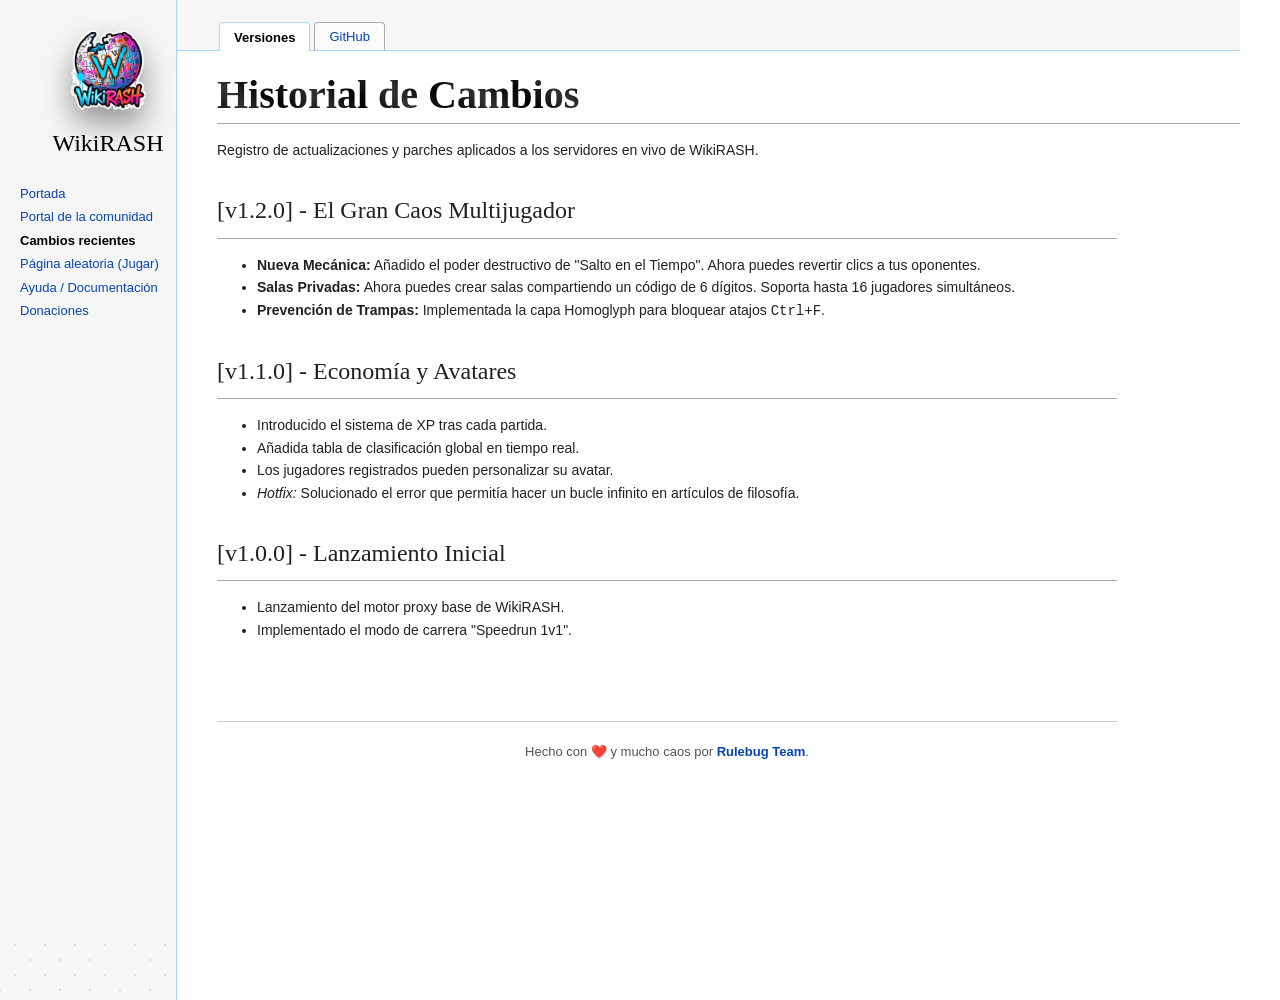
<file: changelog.html>
<!DOCTYPE html>
<html lang="es">
<head>
  <meta charset="UTF-8">
  <meta name="viewport" content="width=device-width, initial-scale=1.0">
  <title>Cambios Recientes - WikiRASH (Wiki Race)</title>
  <link rel="canonical" href="https://rulebuges.github.io/WikiRash/changelog.html">
  <meta name="description" content="Changelog y actualizaciones de WikiRASH (Wiki Rash), the ultimate WikiRace game en español.">
  <meta name="keywords" content="wikirash, wiki rash, wikirace, wiki race, the wiki game, multijugador, multiplayer">
  <link rel="icon" type="image/png" sizes="32x32" href="logo.png">
  <link rel="icon" type="image/png" sizes="16x16" href="logo.png">
  <link rel="shortcut icon" href="logo.png">
  <link rel="apple-touch-icon" href="logo.png">
  <link rel="stylesheet" href="style.css">
</head>
<body>
  
  <nav class="vector-sidebar">
    <div class="sidebar-logo">
      <img src="logo.png" alt="WikiRASH" />
      <span>WikiRASH</span>
    </div>
    <ul class="sidebar-menu">
      <li class="glitch-link"><a href="index.html">Portada</a></li>
      <li><a href="comunidad.html">Portal de la comunidad</a></li>
      <li><a href="changelog.html" style="font-weight:bold; color:black;">Cambios recientes</a></li>
      <li class="wobble"><a href="https://wikirash.onrender.com/" target="_blank">Página aleatoria (Jugar)</a></li>
      <li><a href="docs.html">Ayuda / Documentación</a></li>
      <li><a href="https://buymeacoffee.com/rulebug" target="_blank" rel="noopener noreferrer">Donaciones</a></li>
    </ul>
  </nav>

  <main class="vector-main">
    <div class="vector-tabs">
      <ul>
        <li class="selected"><span>Versiones</span></li>
        <li class="shake"><a href="https://github.com" target="_blank">GitHub</a></li>
      </ul>
    </div>
    
    <header class="article-header">
      <h1 class="chaotic-title" style="font-size: 40px; animation: none; text-shadow: none;">Historial de Cambios</h1>
      <div class="hr-line"></div>
    </header>

    <div class="article-body">
      <p>Registro de actualizaciones y parches aplicados a los servidores en vivo de WikiRASH.</p>

      <h2>[v1.2.0] - El Gran Caos Multijugador</h2>
      <div class="hr-line"></div>
      <ul>
        <li><b>Nueva Mecánica:</b> Añadido el poder destructivo de "Salto en el Tiempo". Ahora puedes revertir clics a tus oponentes.</li>
        <li><b>Salas Privadas:</b> Ahora puedes crear salas compartiendo un código de 6 dígitos. Soporta hasta 16 jugadores simultáneos.</li>
        <li><b>Prevención de Trampas:</b> Implementada la capa Homoglyph para bloquear atajos <code>Ctrl+F</code>.</li>
      </ul>

      <h2>[v1.1.0] - Economía y Avatares</h2>
      <div class="hr-line"></div>
      <ul>
        <li>Introducido el sistema de XP tras cada partida.</li>
        <li>Añadida tabla de clasificación global en tiempo real.</li>
        <li>Los jugadores registrados pueden personalizar su avatar.</li>
        <li><i>Hotfix:</i> Solucionado el error que permitía hacer un bucle infinito en artículos de filosofía.</li>
      </ul>

      <h2>[v1.0.0] - Lanzamiento Inicial</h2>
      <div class="hr-line"></div>
      <ul>
        <li>Lanzamiento del motor proxy base de WikiRASH.</li>
        <li>Implementado el modo de carrera "Speedrun 1v1".</li>
      </ul>

      <div style="margin-top: 80px; padding-top: 20px; border-top: 1px solid #ccc; font-size: 13px; text-align: center; color: #555;">
        Hecho con ❤️ y mucho caos por <a href="https://panelrulebug.onrender.com/landing.html" target="_blank" style="color: #0645ad; font-weight: bold; text-decoration: none;">Rulebug Team</a>.
      </div>
    </div>
  </main>
</body>
</html>
</file>
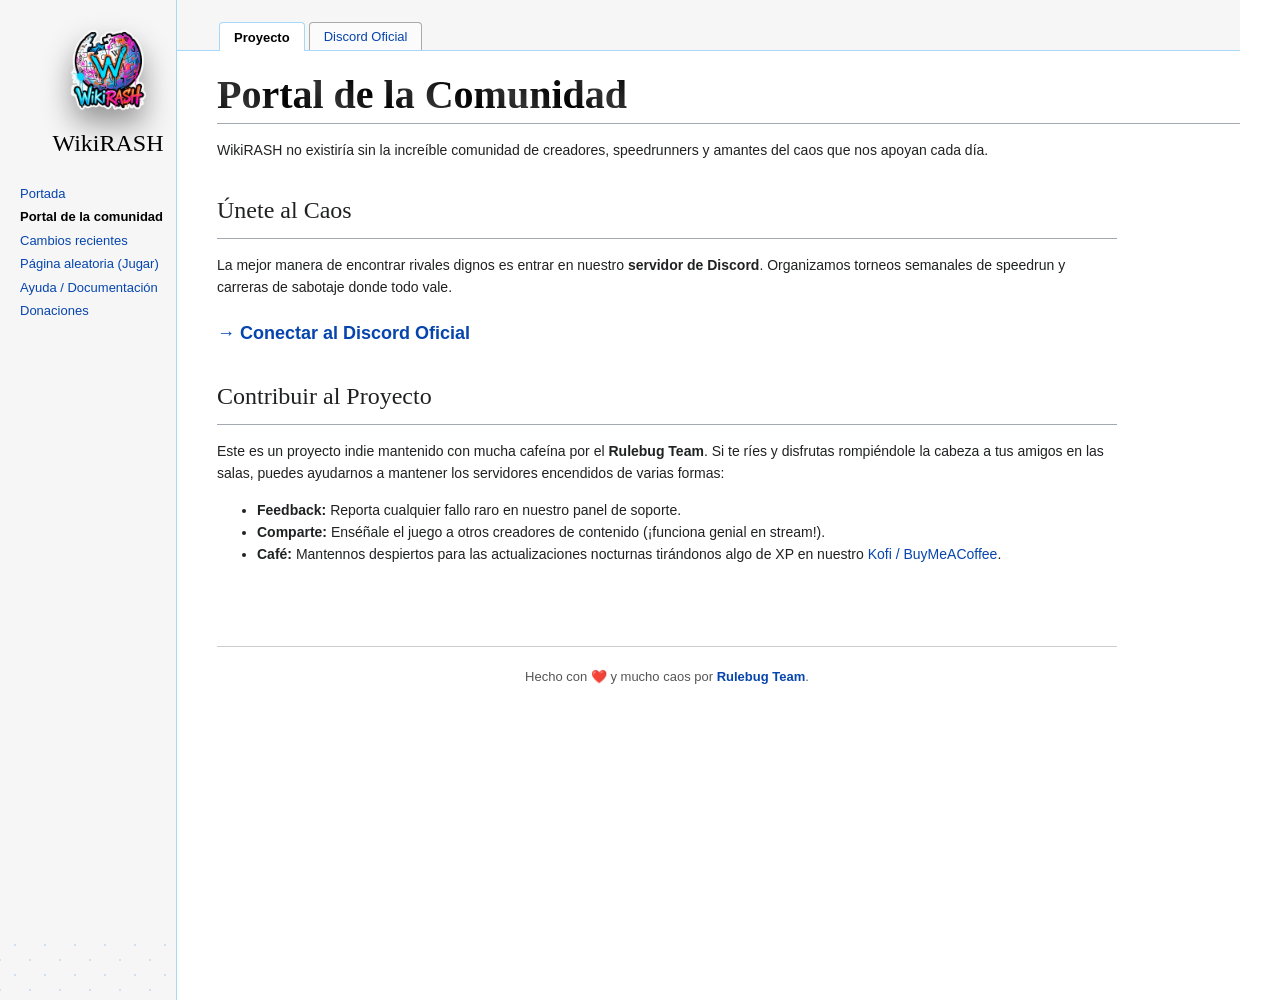
<file: comunidad.html>
<!DOCTYPE html>
<html lang="es">
<head>
  <meta charset="UTF-8">
  <meta name="viewport" content="width=device-width, initial-scale=1.0">
  <title>Portal de la Comunidad - WikiRASH (Wiki Race)</title>
  <link rel="canonical" href="https://rulebuges.github.io/WikiRash/comunidad.html">
  <meta name="description" content="Portal de la comunidad de WikiRASH (Wiki Rash). The best multiplayer WikiRace game.">
  <meta name="keywords" content="wikirash, wiki rash, wikirace, wiki race, the wiki game, multijugador, multiplayer">
  <link rel="icon" type="image/png" sizes="32x32" href="logo.png">
  <link rel="icon" type="image/png" sizes="16x16" href="logo.png">
  <link rel="shortcut icon" href="logo.png">
  <link rel="apple-touch-icon" href="logo.png">
  <link rel="stylesheet" href="style.css">
</head>
<body>
  
  <nav class="vector-sidebar">
    <div class="sidebar-logo">
      <img src="logo.png" alt="WikiRASH" />
      <span>WikiRASH</span>
    </div>
    <ul class="sidebar-menu">
      <li class="glitch-link"><a href="index.html">Portada</a></li>
      <li><a href="comunidad.html" style="font-weight:bold; color:black;">Portal de la comunidad</a></li>
      <li><a href="changelog.html">Cambios recientes</a></li>
      <li class="wobble"><a href="https://wikirash.onrender.com/" target="_blank">Página aleatoria (Jugar)</a></li>
      <li><a href="docs.html">Ayuda / Documentación</a></li>
      <li><a href="https://buymeacoffee.com/rulebug" target="_blank" rel="noopener noreferrer">Donaciones</a></li>
    </ul>
  </nav>

  <main class="vector-main">
    <div class="vector-tabs">
      <ul>
        <li class="selected"><span>Proyecto</span></li>
        <li class="shake"><a href="https://discord.com" target="_blank">Discord Oficial</a></li>
      </ul>
    </div>
    
    <header class="article-header">
      <h1 class="chaotic-title" style="font-size: 40px; animation: none; text-shadow: none;">Portal de la Comunidad</h1>
      <div class="hr-line"></div>
    </header>

    <div class="article-body">
      <p>WikiRASH no existiría sin la increíble comunidad de creadores, speedrunners y amantes del caos que nos apoyan cada día.</p>

      <h2>Únete al Caos</h2>
      <div class="hr-line"></div>
      <p>La mejor manera de encontrar rivales dignos es entrar en nuestro <b>servidor de Discord</b>. Organizamos torneos semanales de speedrun y carreras de sabotaje donde todo vale.</p>
      <div style="margin: 20px 0;">
        <a href="https://discord.com" target="_blank" class="blue-link" style="font-weight: bold; font-size: 18px;">&rarr; Conectar al Discord Oficial</a>
      </div>

      <h2>Contribuir al Proyecto</h2>
      <div class="hr-line"></div>
      <p>Este es un proyecto indie mantenido con mucha cafeína por el <b>Rulebug Team</b>. Si te ríes y disfrutas rompiéndole la cabeza a tus amigos en las salas, puedes ayudarnos a mantener los servidores encendidos de varias formas:</p>
      <ul>
        <li><b>Feedback:</b> Reporta cualquier fallo raro en nuestro panel de soporte.</li>
        <li><b>Comparte:</b> Enséñale el juego a otros creadores de contenido (¡funciona genial en stream!).</li>
        <li><b>Café:</b> Mantennos despiertos para las actualizaciones nocturnas tirándonos algo de XP en nuestro <a href="https://buymeacoffee.com/rulebug" class="blue-link" target="_blank">Kofi / BuyMeACoffee</a>.</li>
      </ul>

      <div style="margin-top: 80px; padding-top: 20px; border-top: 1px solid #ccc; font-size: 13px; text-align: center; color: #555;">
        Hecho con ❤️ y mucho caos por <a href="https://panelrulebug.onrender.com/landing.html" target="_blank" style="color: #0645ad; font-weight: bold; text-decoration: none;">Rulebug Team</a>.
      </div>
    </div>
  </main>
</body>
</html>
</file>
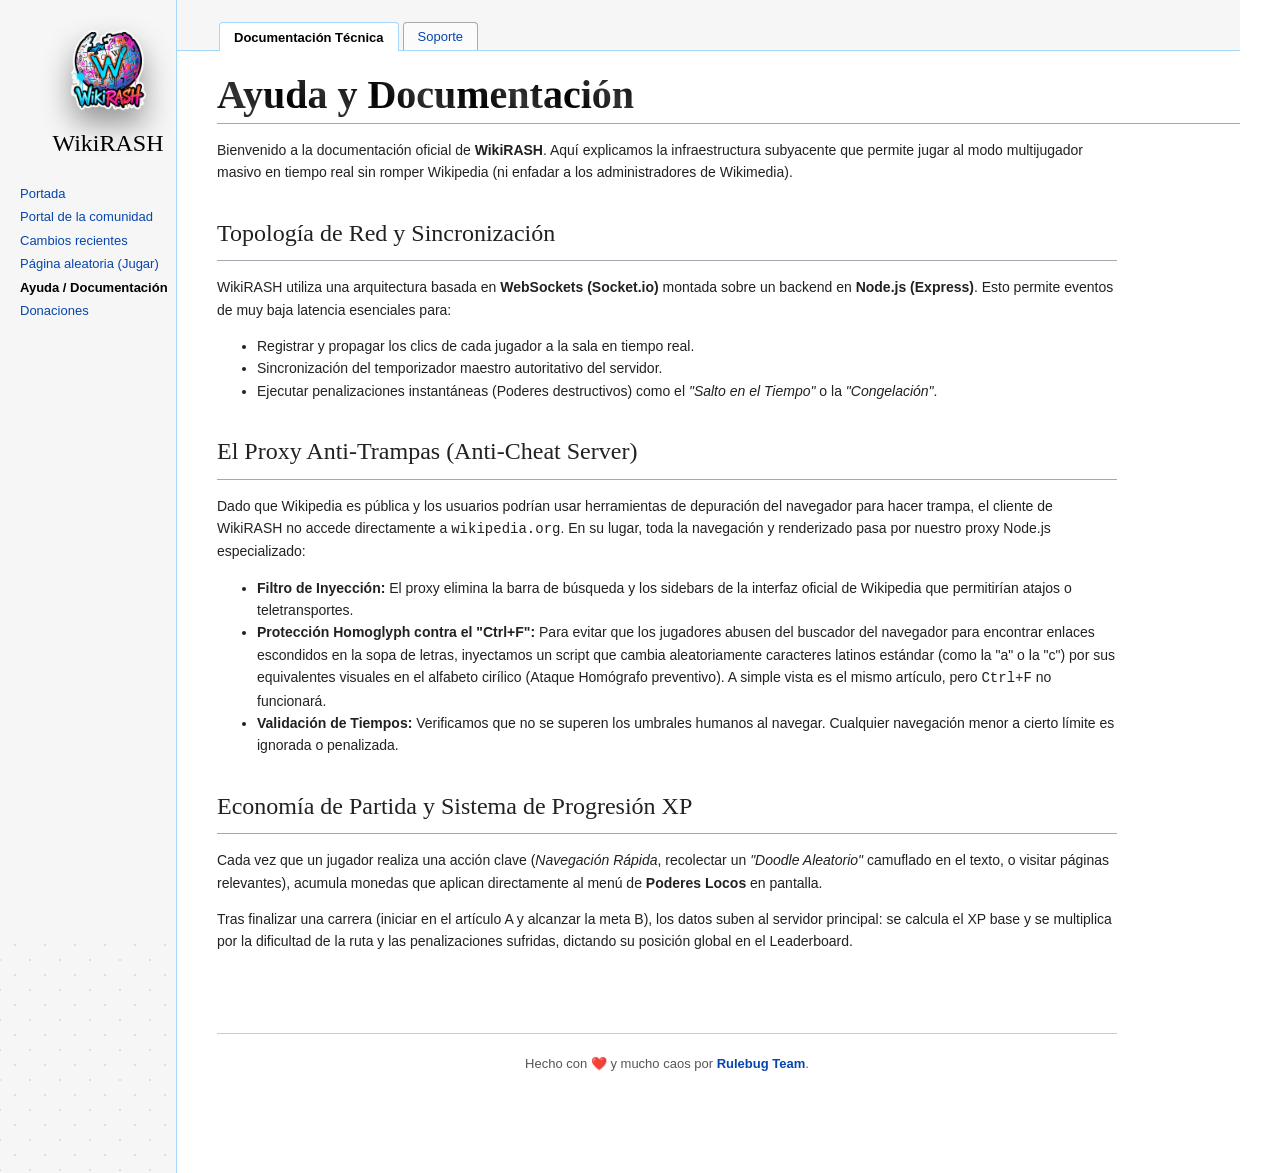
<file: docs.html>
<!DOCTYPE html>
<html lang="es">
<head>
  <meta charset="UTF-8">
  <meta name="viewport" content="width=device-width, initial-scale=1.0">
  <title>Ayuda y Documentación - WikiRASH (Wiki Race)</title>
  <link rel="canonical" href="https://rulebuges.github.io/WikiRash/docs.html">
  <meta name="description" content="Documentación técnica y ayuda de WikiRASH (Wiki Rash), el juego definitivo de WikiRace multiplayer.">
  <meta name="keywords" content="wikirash, wiki rash, wikirace, wiki race, the wiki game, multijugador, multiplayer">
  <link rel="icon" type="image/png" sizes="32x32" href="logo.png">
  <link rel="icon" type="image/png" sizes="16x16" href="logo.png">
  <link rel="shortcut icon" href="logo.png">
  <link rel="apple-touch-icon" href="logo.png">
  <link rel="stylesheet" href="style.css">
</head>
<body>
  
  <nav class="vector-sidebar">
    <div class="sidebar-logo">
      <img src="logo.png" alt="WikiRASH" />
      <span>WikiRASH</span>
    </div>
    <ul class="sidebar-menu">
      <li class="glitch-link"><a href="index.html">Portada</a></li>
      <li><a href="comunidad.html">Portal de la comunidad</a></li>
      <li><a href="changelog.html">Cambios recientes</a></li>
      <li class="wobble"><a href="https://wikirash.onrender.com/" target="_blank">Página aleatoria (Jugar)</a></li>
      <li><a href="docs.html" style="font-weight:bold; color:black;">Ayuda / Documentación</a></li>
      <li><a href="https://buymeacoffee.com/rulebug" target="_blank" rel="noopener noreferrer">Donaciones</a></li>
    </ul>
  </nav>

  <main class="vector-main">
    <div class="vector-tabs">
      <ul>
        <li class="selected"><span>Documentación Técnica</span></li>
        <li class="shake"><a href="comunidad.html">Soporte</a></li>
      </ul>
    </div>
    
    <header class="article-header">
      <h1 class="chaotic-title" style="font-size: 40px; animation: none; text-shadow: none;">Ayuda y Documentación</h1>
      <div class="hr-line"></div>
    </header>

    <div class="article-body">
      <p>Bienvenido a la documentación oficial de <b>WikiRASH</b>. Aquí explicamos la infraestructura subyacente que permite jugar al modo multijugador masivo en tiempo real sin romper Wikipedia (ni enfadar a los administradores de Wikimedia).</p>

      <h2>Topología de Red y Sincronización</h2>
      <div class="hr-line"></div>
      <p>WikiRASH utiliza una arquitectura basada en <b>WebSockets (Socket.io)</b> montada sobre un backend en <b>Node.js (Express)</b>. Esto permite eventos de muy baja latencia esenciales para:</p>
      <ul>
        <li>Registrar y propagar los clics de cada jugador a la sala en tiempo real.</li>
        <li>Sincronización del temporizador maestro autoritativo del servidor.</li>
        <li>Ejecutar penalizaciones instantáneas (Poderes destructivos) como el <i>"Salto en el Tiempo"</i> o la <i>"Congelación"</i>.</li>
      </ul>

      <h2>El Proxy Anti-Trampas (Anti-Cheat Server)</h2>
      <div class="hr-line"></div>
      <p>Dado que Wikipedia es pública y los usuarios podrían usar herramientas de depuración del navegador para hacer trampa, el cliente de WikiRASH no accede directamente a <code>wikipedia.org</code>. En su lugar, toda la navegación y renderizado pasa por nuestro proxy Node.js especializado:</p>
      <ul>
        <li><b>Filtro de Inyección:</b> El proxy elimina la barra de búsqueda y los sidebars de la interfaz oficial de Wikipedia que permitirían atajos o teletransportes.</li>
        <li><b>Protección Homoglyph contra el "Ctrl+F":</b> Para evitar que los jugadores abusen del buscador del navegador para encontrar enlaces escondidos en la sopa de letras, inyectamos un script que cambia aleatoriamente caracteres latinos estándar (como la "a" o la "c") por sus equivalentes visuales en el alfabeto cirílico (Ataque Homógrafo preventivo). A simple vista es el mismo artículo, pero <code>Ctrl+F</code> no funcionará.</li>
        <li><b>Validación de Tiempos:</b> Verificamos que no se superen los umbrales humanos al navegar. Cualquier navegación menor a cierto límite es ignorada o penalizada.</li>
      </ul>

      <h2>Economía de Partida y Sistema de Progresión XP</h2>
      <div class="hr-line"></div>
      <p>Cada vez que un jugador realiza una acción clave (<i>Navegación Rápida</i>, recolectar un <i>"Doodle Aleatorio"</i> camuflado en el texto, o visitar páginas relevantes), acumula monedas que aplican directamente al menú de <b>Poderes Locos</b> en pantalla.</p>
      <p>Tras finalizar una carrera (iniciar en el artículo A y alcanzar la meta B), los datos suben al servidor principal: se calcula el XP base y se multiplica por la dificultad de la ruta y las penalizaciones sufridas, dictando su posición global en el Leaderboard.</p>

      <div style="margin-top: 80px; padding-top: 20px; border-top: 1px solid #ccc; font-size: 13px; text-align: center; color: #555;">
        Hecho con ❤️ y mucho caos por <a href="https://panelrulebug.onrender.com/landing.html" target="_blank" style="color: #0645ad; font-weight: bold; text-decoration: none;">Rulebug Team</a>.
      </div>
    </div>
  </main>
</body>
</html>
</file>
<file: style.css>
/* Wikipedia Default Aesthetic Variables */
:root {
  --bg-page: #f6f6f6;
  --bg-content: #ffffff;
  --border-color: #a7d7f9;
  --link-blue: #0645ad;
  --link-visited: #0b0080;
  --text-main: #202122;
  --red-doodle: #ff2a2a;
  --orange-doodle: #ff8c00;
}

body {
  font-family: sans-serif; /* Wikipedia default */
  background-color: var(--bg-page);
  background-image: 
    radial-gradient(#d1e1f0 1px, transparent 1px),
    radial-gradient(#d1e1f0 1px, transparent 1px);
  background-position: 
    calc(var(--mouse-x, 0) * -10px) calc(var(--scroll-y, 0) * -0.2px + var(--mouse-y, 0) * -10px), 
    calc(15px + var(--mouse-x, 0) * -20px) calc(15px + var(--scroll-y, 0) * -0.5px + var(--mouse-y, 0) * -20px);
  background-size: 30px 30px;
  color: var(--text-main);
  margin: 0;
  padding: 0;
  overflow-x: hidden;
  position: relative;
}

/* Sidebar Simulation */
.vector-sidebar {
  position: fixed;
  top: 0; left: 0;
  width: 176px;
  height: 100vh;
  padding: 20px;
  background: var(--bg-page);
  /* z-index: 10; */
}

.sidebar-logo {
  text-align: center;
  margin-bottom: 25px;
  display: flex;
  flex-direction: column;
  align-items: center;
  gap: 10px;
  transform: translate(calc(var(--mouse-x, 0) * 8px), calc(var(--mouse-y, 0) * 8px));
}
.sidebar-logo img { 
  width: 100px; 
  height: 100px; 
  animation: spin3D 6s infinite linear;
  transform-style: preserve-3d;
  filter: drop-shadow(0 15px 15px rgba(0,0,0,0.4));
}

@keyframes spin3D {
  0% { transform: perspective(600px) rotateY(0deg) translateY(0); }
  50% { transform: perspective(600px) rotateY(180deg) translateY(-10px); }
  100% { transform: perspective(600px) rotateY(360deg) translateY(0); }
}

.sidebar-logo span {
  font-family: 'Times New Roman', serif;
  font-size: 1.5em;
  font-weight: 400;
  color: #000;
}

.sidebar-menu {
  list-style: none;
  padding: 0; margin: 0;
  font-size: 13px;
  line-height: 1.8;
}
.sidebar-menu a {
  color: var(--link-blue);
  text-decoration: none;
}
.sidebar-menu a:hover { text-decoration: underline; }

/* Main layout */
.vector-main {
  margin-left: 176px;
  background: var(--bg-content);
  min-height: 100vh;
  padding: 0 40px 100px;
  border-left: 1px solid var(--border-color);
  position: relative;
  z-index: 5;
}

/* Tabs */
.vector-tabs {
  display: flex;
  align-items: flex-end;
  border-bottom: 1px solid var(--border-color);
  margin-left: -40px;
  padding-left: 40px;
  height: 50px;
  background: var(--bg-page);
  margin-bottom: 20px;
}
.vector-tabs ul {
  list-style: none;
  display: flex;
  margin: 0; padding: 0;
}
.vector-tabs li {
  padding: 0 10px;
  margin: 0 2px;
  background: #fbfbfb;
  border: 1px solid #aaa;
  border-bottom: none;
  display: flex;
  align-items: center;
  border-radius: 4px 4px 0 0;
  cursor: pointer;
}
.vector-tabs li span, .vector-tabs li a {
  padding: 6px 4px;
  font-size: 13px;
  color: var(--link-blue);
  text-decoration: none;
}
.vector-tabs li.selected {
  background: var(--bg-content);
  border-color: #a7d7f9;
  z-index: 2;
  margin-bottom: -1px;
  font-weight: bold;
}
.vector-tabs li.selected span { color: #000; }

.edit-tab {
  background: var(--orange-doodle) !important;
  border-color: var(--orange-doodle) !important;
  transform: rotate(2deg) translateY(-5px);
  box-shadow: 2px 2px 0px rgba(0,0,0,1);
  transition: transform 0.1s;
}
.edit-tab a { color: white !important; font-weight: bold; }
.edit-tab:hover { transform: rotate(-2deg) translateY(-8px) scale(1.1); }

/* Article Typography */
.article-header {
  margin-bottom: 10px;
  position: relative;
}
.chaotic-title {
  font-family: 'Linux Libertine', 'Georgia', 'Times New Roman', serif;
  font-size: 50px;
  font-weight: bold;
  padding-bottom: 5px;
  margin: 0;
  position: relative;
  display: inline-block;
  color: transparent;
  background: repeating-linear-gradient(45deg, #000 0%, #333 10%, #000 20%);
  -webkit-background-clip: text;
  background-clip: text;
  text-shadow: 3px 3px 0px rgba(0,255,255,0.4), -3px -3px 0px rgba(255,0,255,0.4);
  animation: txtGlitch 3s infinite;
  transform: translate(calc(var(--mouse-x, 0) * -15px), calc(var(--scroll-y, 0) * 0.15px + var(--mouse-y, 0) * -15px));
}
.hr-line {
  border-bottom: 1px solid #a2a9b1;
  margin-bottom: 15px;
  width: 100%;
}
.article-body {
  font-family: sans-serif;
  font-size: 14px;
  line-height: 1.6;
  color: var(--text-main);
  max-width: 900px;
}
.article-body p { margin-bottom: 14px; }
.article-body h2 {
  font-family: 'Linux Libertine', 'Georgia', 'Times New Roman', serif;
  font-size: 24px;
  font-weight: normal;
  margin-top: 30px;
  margin-bottom: 8px;
}
.blue-link { color: var(--link-blue); text-decoration: none; }
.blue-link:hover { text-decoration: underline; }

/* Ambox */
.ambox {
  width: 80%;
  margin: 0 auto 20px;
  background: #fbfbfb;
  border: 1px solid #aaa;
  border-left: 10px solid #f28500;
  padding: 8px 12px;
  box-sizing: border-box;
  animation: bgPulse 2s infinite alternate;
  transform: translate(calc(var(--mouse-x, 0) * 12px), calc(var(--scroll-y, 0) * -0.06px + var(--mouse-y, 0) * 12px));
}
.ambox-image { width: 50px; text-align: center; }
.ambox-text { font-size: 13px; }

/* Infobox */
.infobox {
  float: right;
  clear: right;
  width: 250px;
  border: 1px solid #a2a9b1;
  background: #f8f9fa;
  margin: 0 0 1em 1em;
  padding: 0.2em;
  font-size: 88%;
  line-height: 1.5em;
  transform: translate(calc(var(--mouse-x, 0) * -20px), calc(var(--scroll-y, 0) * -0.15px + var(--mouse-y, 0) * -20px));
}
.infobox-above {
  background: #B0C4DE;
  font-size: 125%;
  font-weight: bold;
  text-align: center;
  padding: 5px;
}
.infobox-image { text-align: center; padding: 10px; }
.infobox-image img { width: 140px; }
.infobox th { text-align: left; padding: 4px; vertical-align: top; }
.infobox td { padding: 4px; }

/* TOC */
.toc {
  display: inline-table;
  background: #f6f6f6;
  border: 1px solid #a2a9b1;
  padding: 10px;
  margin-bottom: 20px;
  transform: translate(calc(var(--mouse-x, 0) * 8px), calc(var(--scroll-y, 0) * 0.08px + var(--mouse-y, 0) * 8px));
}
.toctitle h2 { font-weight: bold; font-family: sans-serif; font-size: 14px; margin: 0; padding: 0; border: none; }
.toc ul { list-style: none; padding-left: 20px; margin-top: 10px; }
.tocnumber { color: #202122; }

/* References */
.reference {
  font-size: 11px;
  vertical-align: super;
  color: var(--link-blue);
  cursor: pointer;
}

/* CAOS EFFECTS (Doodles & Glitches) */

.marked-text {
  background: var(--bg-content);
  color: var(--red-doodle);
  font-family: 'Comic Sans MS', cursive, sans-serif;
  font-size: 22px;
  transform: rotate(-1deg);
  display: inline-block;
  padding: 10px;
  border: 2px dashed var(--red-doodle);
  margin: 20px 0;
  box-shadow: 5px 5px 0 rgba(255, 42, 42, 0.2);
}

.marker-slash {
  color: var(--red-doodle);
  font-family: 'Comic Sans MS', cursive, sans-serif;
  font-size: 26px;
  position: absolute;
  top: 5px;
  transform: rotate(-10deg);
  animation: popIn 0.5s ease-out forwards;
}

.strike {
  text-decoration: line-through;
  color: #777;
}

.doodle-arrow {
  color: var(--orange-doodle);
  font-family: 'Comic Sans MS', cursive;
  font-weight: bold;
  font-size: 30px;
  display: inline-block;
  animation: bounceArrow 1s infinite alternate;
}

.doodle-scratch {
  color: var(--red-doodle);
  display: inline-block;
  animation: shake 0.5s infinite;
}

.btn-wild {
  display: inline-block;
  background: linear-gradient(135deg, #ff0055 0%, #ff8c00 100%);
  color: #fff;
  font-family: 'Courier New', Courier, monospace;
  font-size: 24px;
  font-weight: 900;
  padding: 18px 40px;
  text-decoration: none;
  border-radius: 10px;
  border: 3px solid #fff;
  box-shadow: 0 10px 25px rgba(255, 0, 85, 0.5), inset 0 0 10px rgba(255,255,255,0.5);
  transform: rotate(-2deg);
  transition: all 0.2s cubic-bezier(0.175, 0.885, 0.32, 1.275);
}
.btn-wild:hover {
  transform: rotate(2deg) scale(1.1);
  box-shadow: 0 15px 35px rgba(255, 140, 0, 0.7), inset 0 0 15px rgba(255,255,255,0.8);
  color: #fff;
}

.pulse-glow { animation: btnPulse 1.5s infinite; }

.flying-text {
  position: fixed;
  color: var(--link-blue);
  font-family: sans-serif;
  font-size: 14px;
  text-decoration: underline;
  pointer-events: none;
  z-index: 99;
  animation: flyAcross 15s linear infinite;
  opacity: 0.6;
}

.t1 { top: 20%; animation-duration: 10s; left: -100px; }
.t2 { top: 60%; animation-duration: 14s; animation-delay: 2s; font-size: 18px; left: -100px; }
.t3 { top: 40%; animation-duration: 8s; animation-delay: 5s; transform: rotate(15deg); left: -100px; }
.t4 { top: 80%; animation-duration: 20s; animation-delay: 1s; font-size: 24px; font-weight:bold; left: -100px; }

@keyframes txtGlitch {
  0% { text-shadow: 3px 3px 0px rgba(0,255,255,0.4), -3px -3px 0px rgba(255,0,255,0.4); }
  50% { text-shadow: -3px 3px 0px rgba(255,0,0,0.4), 3px -3px 0px rgba(0,0,255,0.4); }
  100% { text-shadow: 3px 3px 0px rgba(0,255,255,0.4), -3px -3px 0px rgba(255,0,255,0.4); }
}

@keyframes shake {
  0% { transform: translate(1px, 1px) rotate(0deg); }
  20% { transform: translate(-1px, -2px) rotate(-1deg); }
  40% { transform: translate(-3px, 0px) rotate(1deg); }
  60% { transform: translate(3px, 2px) rotate(0deg); }
  80% { transform: translate(1px, -1px) rotate(1deg); }
  100% { transform: translate(-1px, 2px) rotate(-1deg); }
}

@keyframes bounceArrow { from { transform: translateY(0); } to { transform: translateY(5px); } }
@keyframes bgPulse { 0% { background: #fbfbfb; box-shadow: 0 0 0px #ff0000; } 100% { background: #ffefed; box-shadow: inset 0 0 15px rgba(255,0,0,0.3); } }
@keyframes btnPulse { 0% { transform: scale(1) rotate(-2deg); } 50% { transform: scale(1.05) rotate(0deg); filter: hue-rotate(20deg); } 100% { transform: scale(1) rotate(-2deg); } }
@keyframes popIn { 0% { opacity:0; transform: scale(3) rotate(-20deg); } 100% { opacity:1; transform: scale(1) rotate(-10deg); color: #ff0055; text-shadow: 2px 2px #fff; } }
@keyframes flyAcross { 0% { left: -200px; transform: rotate(0deg) scale(1); filter: blur(2px); } 50% { filter: blur(0px) brightness(1.5); } 100% { left: 120vw; transform: rotate(360deg) scale(1.5); filter: blur(2px); } }

.shake { animation: shake 3s infinite; }
.shake-inline { display:inline-block; animation: shake 0.3s infinite; color:var(--red-doodle); font-weight:bold; }
.wobble { animation: bounceArrow 2s infinite alternate; }
.bounce-word { display:inline-block; animation: bounceArrow 0.4s infinite alternate; color:var(--orange-doodle); font-weight:bold; }

@media (max-width: 800px) {
  .vector-sidebar { display: none; }
  .vector-main { margin-left: 0; padding: 20px; }
  .vector-tabs { margin-left: -20px; padding-left: 20px; }
  .infobox { float: none; width: 100%; margin: 20px 0; }
  
  #parallax-globe {
    width: 300px !important;
    height: 300px !important;
    right: -50px !important;
    bottom: -50px !important;
    top: auto !important;
    transform: none !important;
    opacity: 0.8 !important;
  }
}

/* MEGA WIKIPEDIA LINK & DOODLES */
.mega-wikipedia-link {
  display: inline-block;
  font-family: 'Times New Roman', Times, serif;
  font-size: 5vw; /* Escala con la pantalla */
  min-font-size: 40px;
  font-weight: normal;
  color: #0645ad;
  text-decoration: underline;
  word-break: break-all;
  z-index: 10;
  position: relative;
  transition: all 0.1s;
  background: rgba(255, 255, 255, 0.8);
  padding: 10px 20px;
  border-radius: 10px;
}
.mega-wikipedia-link:hover {
  color: #0b0080;
  transform: scale(1.05) rotate(-1deg);
  background: yellow;
}

.doodle-arrow-mega {
  position: absolute;
  width: 100px;
  height: 100px;
  z-index: 1;
  pointer-events: none;
}
.doodle-arrow-mega.arrow1 {
  top: -40px;
  left: -60px;
  animation: wobble 2s infinite alternate;
}
.doodle-arrow-mega.arrow2 {
  bottom: -40px;
  left: -20px;
  animation: shake 1.5s infinite;
}
.doodle-arrow-mega.arrow3 {
  top: -40px;
  right: -50px;
  animation: bounceArrow 0.8s infinite alternate;
}

/* HYPER DOPAMINE LOADER */
#dopamine-loader {
  position: fixed;
  top: 0; left: 0; width: 100vw; height: 100vh;
  background: white;
  z-index: 9999999;
  display: flex;
  justify-content: center;
  align-items: center;
  overflow: hidden;
  animation: explodeLoader 0.4s cubic-bezier(1, 0, 0, 1) forwards;
  animation-delay: 2.2s; /* Sequence total duration */
}

.dopamine-text-container {
  position: absolute;
  top: 50%; left: 50%;
  transform: translate(-50%, -50%);
  text-align: center;
}

.dopamine-word {
  font-family: Impact, sans-serif;
  font-style: italic;
  font-size: 15vw;
  color: black;
  text-transform: uppercase;
  position: absolute;
  top: 50%; left: 50%;
  transform: translate(-50%, -50%) scale(0);
  opacity: 0;
  pointer-events: none;
}

.word-1 { animation: punchWord 0.5s forwards; animation-delay: 0.2s; color: #ff003c; }
.word-2 { animation: punchWord 0.5s forwards; animation-delay: 0.7s; color: #0055ff; }
.word-3 { animation: punchWord 0.5s forwards; animation-delay: 1.2s; color: #33aa00; }
.word-4 { animation: punchWordFinal 0.5s forwards; animation-delay: 1.7s; color: black; text-shadow: 8px 8px 0px #ff003c, -8px -8px 0px #0055ff; font-size: 18vw; }

@keyframes punchWord {
  0% { transform: translate(-50%, -50%) scale(0.2); opacity: 1; }
  30% { transform: translate(-50%, -50%) scale(1.2); opacity: 1; filter: drop-shadow(0 0 10px currentColor); }
  100% { transform: translate(-50%, -50%) scale(2.5); opacity: 0; }
}

@keyframes punchWordFinal {
  0% { transform: translate(-50%, -50%) scale(0.2); opacity: 1; }
  50% { transform: translate(-50%, -50%) scale(1.1) rotate(-5deg); opacity: 1; }
  100% { transform: translate(-50%, -50%) scale(1.5) rotate(5deg); opacity: 0; }
}

@keyframes explodeLoader {
  0% { transform: scale(1); opacity: 1; filter: brightness(1); }
  50% { transform: scale(1.1); opacity: 1; filter: brightness(2); background: white; }
  100% { transform: scale(2); opacity: 0; visibility: hidden; pointer-events: none; display: none; }
}
</file>
